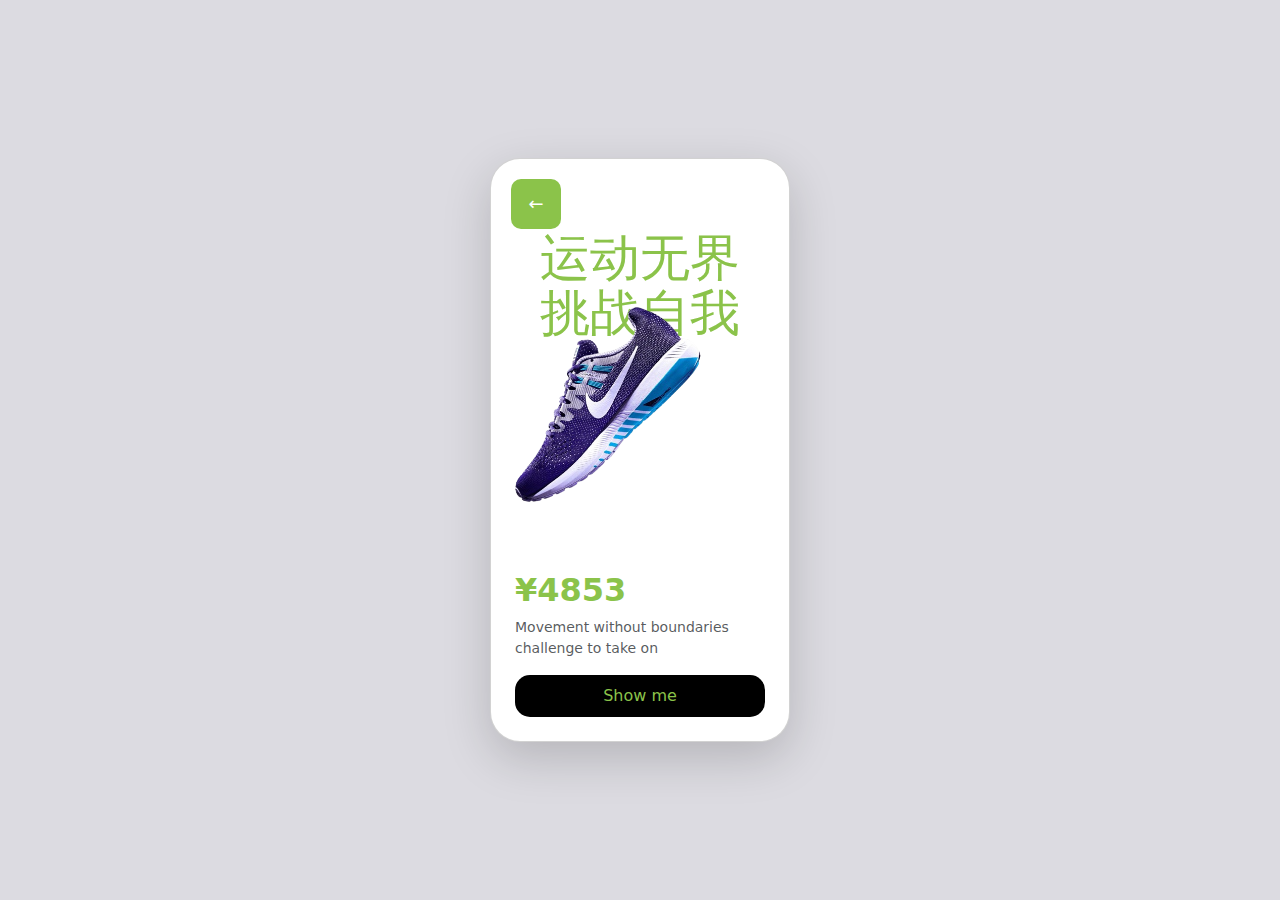
<file: ex/index.html>
<!DOCTYPE html>
<html lang="en">
<head>
<meta charset="UTF-8">
<title>Banner Card</title>

<link href="https://cdn.jsdelivr.net/npm/bootstrap@5.3.2/dist/css/bootstrap.min.css" rel="stylesheet">

<style>

body{
    background:#dcdbe1;
    height:100vh;
}

.card-custom{
    width:300px;
    border-radius:30px;
    overflow:hidden;
}

.back-btn{
    width:50px;
    height:50px;
    background:#8BC34A;
    border-radius:10px;
    color:white;
    display:flex;
    align-items:center;
    justify-content:center;
    position:absolute;
    top:20px;
    left:20px;
    font-size:18px;
}

.big-title{
    font-size:50px;
    font-weight:900px;
     text-align: center;
    color:#8BC34A;
    line-height:1.1;
}

.shoe-img{
    width:100%;
    position:relative;
    left:-30px;
    margin-top:-40px;
}

.price{
    color:#8BC34A;
    font-weight:bold;
}

.btn-custom{
    background:black;
    color:#8BC34A;
    border-radius:15px;
}

.btn-custom:hover{
    background:#111;
}

</style>
</head>

<body class="d-flex justify-content-center align-items-center">

<div class="card card-custom shadow-lg p-4 position-relative">

    <!-- Back Button -->
    <div class="back-btn">←</div>

    <!-- Big Green Text -->
    <div class="big-title mt-5">
        运动无界 <br>
        挑战自我
    </div>

    <!-- Shoe Image -->
    <img src="../assets/image/nike-removebg-preview.png" class="shoe-img">

    <!-- Price -->
    <h2 class="price mt-3">¥4853</h2>

    <!-- Description -->
    <p class="text-muted small">
        Movement without boundaries <br>
        challenge to take on
    </p>

    <!-- Button -->
    <button class="btn btn-custom w-100 py-2">
        Show me
    </button>

</div>

</body>
</html>
</file>
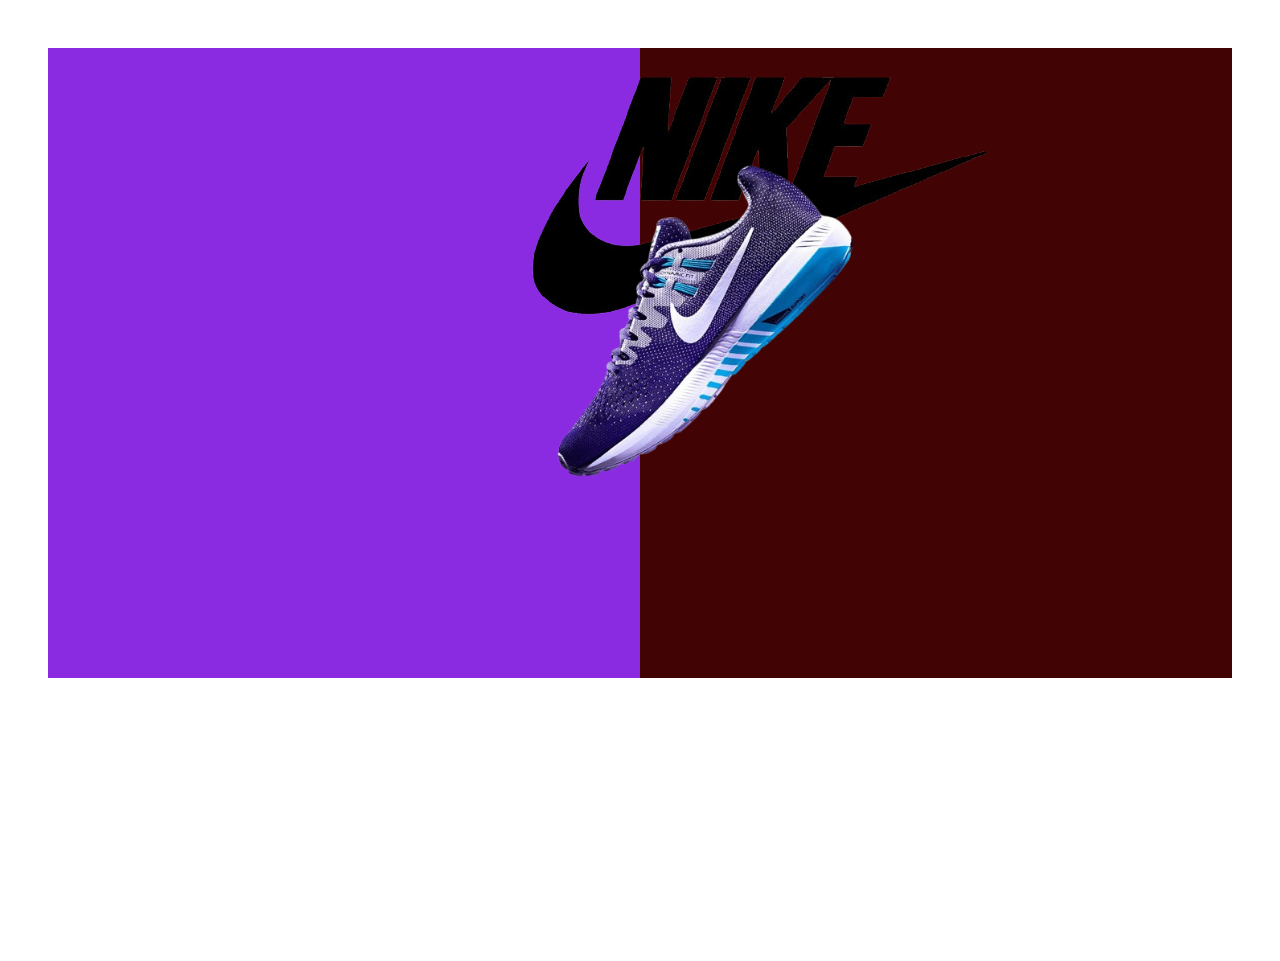
<file: ex/index1.html>
<!DOCTYPE html>
<html lang="en">
<head>
    <meta charset="UTF-8">
    <meta name="viewport" content="width=device-width, initial-scale=1.0">
    <title>Document</title>
    <link href="https://cdn.jsdelivr.net/npm/bootstrap@5.3.2/dist/css/bootstrap.min.css" rel="stylesheet">
    <style>
    .banner{
       background-color: blueviolet;
       height: 70vh;
       
    }
    .banner-1{
       background-color: rgb(65, 3, 3);
       height: 70vh;
       
       
    }
    .big-title{
    position: relative;
    left: 450px; 
    top: -150px;
    color:#8BC34A;
    line-height:1.1;
   }
  .shoe-img{
    width:70%;
    position:relative;
    left:450px;
    bottom: 400px;
    margin-top:-40px;
    animation: float 3s ease-in-out infinite;
}

/* Move Up and Down */
@keyframes float{
    0%{
        transform: translateY(0px);
    }
    50%{
        transform: translateY(-25px);
    }
    100%{
        transform: translateY(0px);
    }
}
    </style>
</head>
<body>
  
    <body class="d-flex justify-content-center align-content-center  p-5">
        <div   class=" banner container position-relative ">
          <div class="big-title mt-5" >
            <img src="../assets/image/logo_nike-removebg-preview.png" alt="">
          </div>
          <img src="../assets/image/nike-removebg-preview.png" alt="" class="shoe-img">
        </div>
       <div class="banner-1 container"></div>

    </body>
</body>
</html>
</file>
